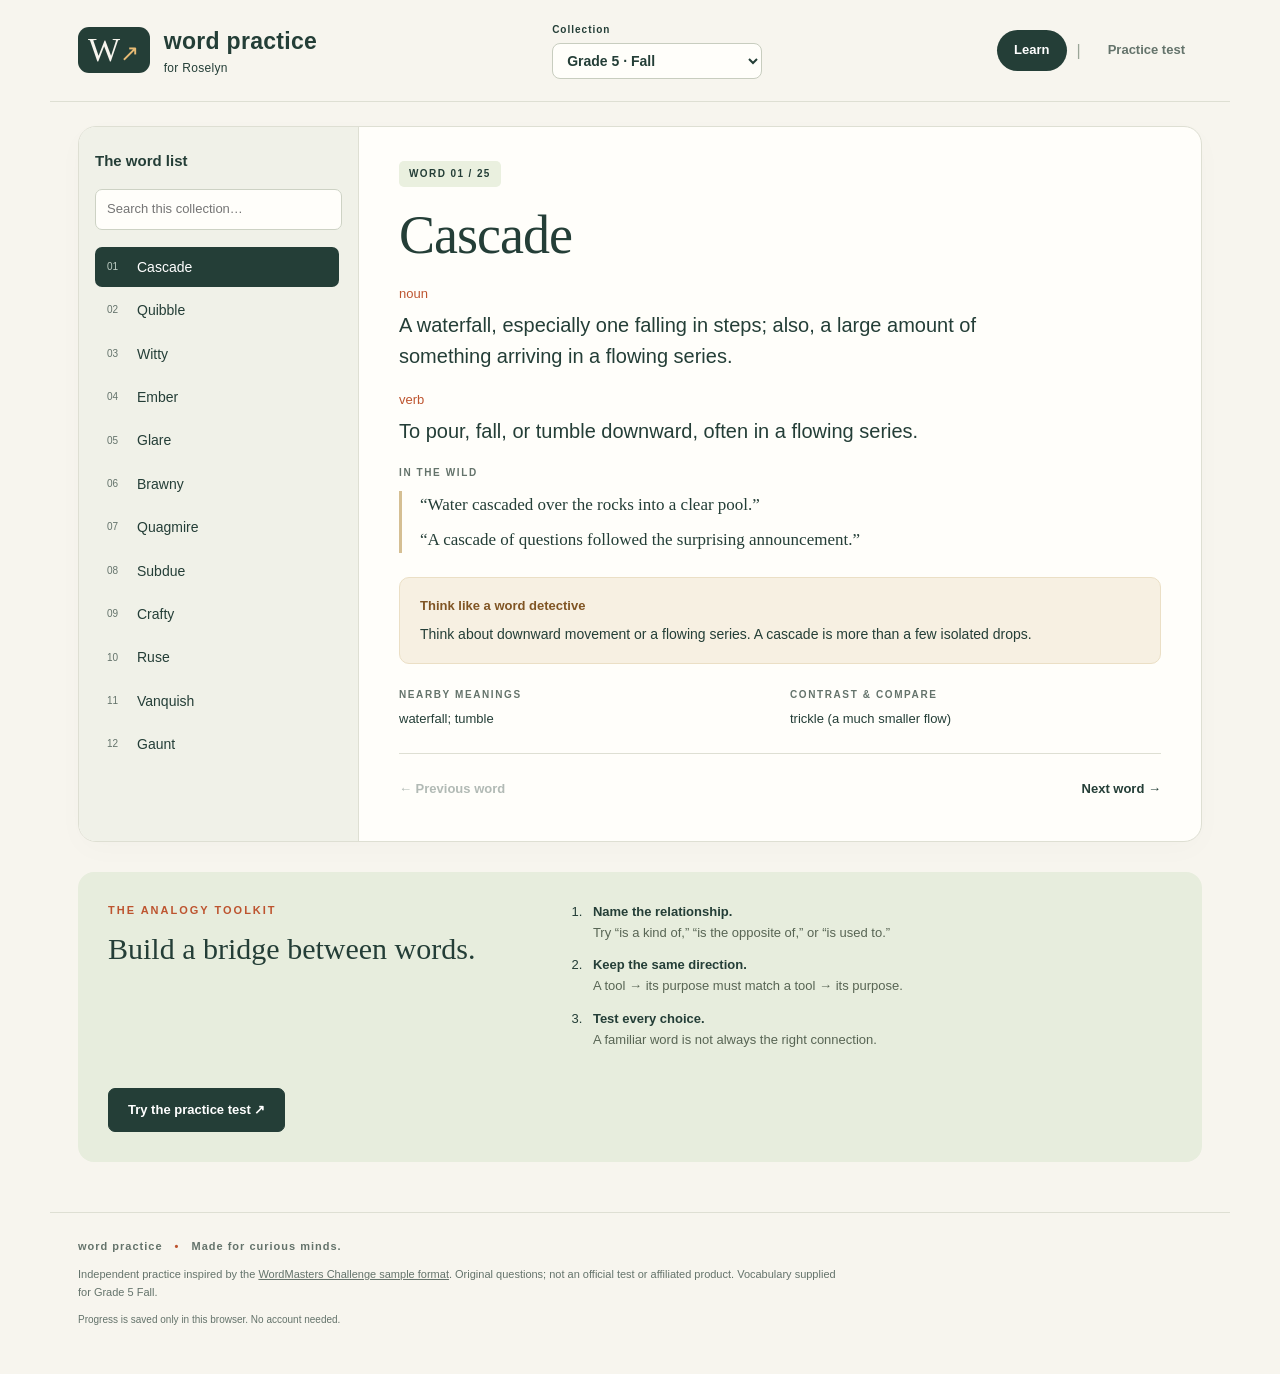
<file: wordmasters/index.html>
<!doctype html>
<html lang="en"><head><meta charset="utf-8"><meta name="viewport" content="width=device-width,initial-scale=1"><meta name="theme-color" content="#233f38"><meta name="description" content="Grade 5 Fall vocabulary study and Two sets of 25 original analogy practice questions."><title>word practice · for Roselyn</title><link rel="stylesheet" href="styles.css"><script defer src="data.js"></script><script defer src="challenges.js"></script><script defer src="app.js"></script></head>
<body><a class="skip" href="#main">Skip to content</a>
<header><a class="brand" href="#learn"><span class="brandmark">W<span>↗</span></span><span>word practice<small>for Roselyn</small></span></a><div class="season header-collection"><label for="season">Collection</label><select id="season"><option value="g5-fall">Grade 5 · Fall</option></select></div><nav aria-label="Main navigation"><a id="learn-nav" href="#learn"><span>Learn</span></a><span class="nav-divider" aria-hidden="true">|</span><a id="test-nav" href="#test"><span>Practice test</span></a></nav></header>
<main id="main">
<div id="learn-view"><div class="workspace"><aside class="word-sidebar"><div class="sidebar-title"><h2>The word list</h2></div><label class="sr-only" for="search">Find a word</label><input id="search" type="search" placeholder="Search this collection…" autocomplete="off"><div id="word-list" class="word-list"></div></aside><article id="word-detail" class="word-detail" aria-live="polite"></article></div>
<section class="strategy"><div><p class="eyebrow">THE ANALOGY TOOLKIT</p><h2>Build a bridge between words.</h2></div><ol><li><b>Name the relationship.</b><span>Try “is a kind of,” “is the opposite of,” or “is used to.”</span></li><li><b>Keep the same direction.</b><span>A tool → its purpose must match a tool → its purpose.</span></li><li><b>Test every choice.</b><span>A familiar word is not always the right connection.</span></li></ol><a class="button primary" href="#test">Try the practice test ↗</a></section></div>
<section id="test-view" hidden><div class="test-picker"><label for="test-set">Choose your practice test</label><select id="test-set"><option value="0">Test 1 · 25 questions</option><option value="1">Test 2 · 25 questions</option></select><p>25 questions, including 2 challenges. Restart to shuffle questions and choices. Each test saves its own progress.</p></div><div id="test-content"></div></section>
</main><footer><span>word practice <span class="dot">•</span> Made for curious minds.</span><p>Independent practice inspired by the <a href="https://www.wordmasterschallenge.com/sample-analogies-word-lists" target="_blank" rel="noopener">WordMasters Challenge sample format</a>. Original questions; not an official test or affiliated product. Vocabulary supplied for Grade 5 Fall.</p><small>Progress is saved only in this browser. No account needed.</small><p id="storage-status" role="status"></p></footer>
<noscript>This learning tool needs JavaScript enabled to show the word guides and practice test.</noscript></body></html>
</file>
<file: wordmasters/styles.css>
:root{--ink:#243e37;--muted:#64736b;--paper:#f7f5ee;--line:#dedfd3;--orange:#bd542f;--pale:#eaf0df;--white:#fffefa}*{box-sizing:border-box}body{margin:0;background:var(--paper);color:var(--ink);font-family:Arial,Helvetica,sans-serif;font-size:16px;line-height:1.6}a{color:inherit}button,input,select{font:inherit}button,a,input,select{touch-action:manipulation}button,.button{cursor:pointer}button:focus-visible,a:focus-visible,input:focus-visible,select:focus-visible{outline:3px solid var(--orange);outline-offset:4px}button{color:inherit}header,main,footer{max-width:1180px;margin:auto}header{display:flex;align-items:center;justify-content:space-between;padding:30px 28px;border-bottom:1px solid var(--line);gap:24px}.brand{display:flex;gap:14px;align-items:center;text-decoration:none;letter-spacing:2px;font-weight:800;font-size:18px}.brand small{display:block;font-size:10px;letter-spacing:.5px;font-weight:400}.brandmark{background:var(--ink);color:var(--paper);padding:4px 10px;font:34px Georgia;border-radius:11px}.brandmark span{color:#e8bb75;font-size:23px}nav{display:flex;gap:12px}nav a{padding:10px 17px;border-radius:30px;text-decoration:none;font-size:13px;color:var(--muted)}nav a span{margin-left:7px;font-weight:bold}nav a.active{background:var(--ink);color:white}main{padding:0 28px}.intro{display:flex;justify-content:space-between;align-items:center;gap:30px;padding:46px 0 38px}.eyebrow{font-size:11px;font-weight:800;letter-spacing:2px;color:var(--orange);margin:0 0 12px}h1{font:58px/1.04 Georgia,serif;letter-spacing:-2px;margin:0 0 20px}h1 em{font-weight:400;color:var(--orange)}.intro>div>p:last-child{color:var(--muted);margin-bottom:0}.season{width:270px;border-left:2px solid var(--line);padding-left:25px}.season label{display:block;font-size:10px;letter-spacing:1.5px;font-weight:bold;margin-bottom:10px}select{width:100%;background:var(--white);border:1px solid #c8cdbf;padding:11px;border-radius:8px;color:var(--ink);font-weight:bold}.season p{margin:12px 0 0;font-size:14px}.season span{color:#b3baa6;padding:0 10px}.season small{font-size:11px;color:var(--muted)}.workspace{display:grid;grid-template-columns:280px 1fr;border:1px solid var(--line);background:var(--white);border-radius:18px;overflow:hidden;box-shadow:0 8px 30px #243e3705}.word-sidebar{background:#f0f1e8;padding:22px 16px;border-right:1px solid var(--line)}.sidebar-title{display:flex;justify-content:space-between;align-items:center}.sidebar-title h2{font-size:15px;margin:0}.sidebar-title span{font-size:11px;background:#e1e6d5;padding:3px 8px;border-radius:12px}.search-label{display:block;font-size:11px;margin:17px 0 4px}input[type=search]{width:100%;border:1px solid #cdd2c4;border-radius:7px;background:var(--white);padding:9px 11px;font-size:13px}.word-list{max-height:526px;overflow-y:auto;margin-top:12px;padding-right:3px}.word-button{display:flex;align-items:center;width:100%;gap:12px;border:0;background:none;padding:9px 12px;border-radius:7px;text-align:left;margin:3px 0;font-size:14px}.word-button .num{font-size:10px;color:var(--muted);min-width:18px}.word-button .check{margin-left:auto}.word-button.selected{background:var(--ink);color:white}.word-button.selected .num{color:#bfcec5}.word-button:hover:not(.selected){background:#e4e8dc}.small{font-size:11px;color:var(--muted)}.word-detail{padding:34px 40px;min-width:0}.card-top{display:flex;justify-content:space-between;align-items:center;gap:12px}.badge{font-size:10px;letter-spacing:1.4px;text-transform:uppercase;font-weight:bold;background:var(--pale);padding:5px 10px;border-radius:5px}.study-button{font-size:12px;border:1px solid #cbd3c1;background:transparent;border-radius:20px;padding:6px 12px}.study-button.done{background:var(--pale)}.word-detail h2{font:54px Georgia;margin:17px 0 0;letter-spacing:-1px}.pos{color:var(--orange);font-size:13px;margin:3px 0 18px}.definition{font-size:20px;line-height:1.55;max-width:660px;margin:0 0 25px}.section-label{font-size:10px;font-weight:bold;letter-spacing:1.6px;margin:0 0 10px;color:var(--muted)}.examples{border-left:3px solid #d5bf93;padding-left:18px;margin:0 0 24px}.examples p{font:17px/1.6 Georgia;margin:8px 0}.note{background:#f7f0e2;border:1px solid #ebdfc5;border-radius:10px;padding:18px 20px}.note h3{font-size:13px;margin:0 0 6px;color:#805524}.note p{margin:0;font-size:14px}.word-relations{display:grid;grid-template-columns:1fr 1fr;gap:20px;margin:23px 0}.word-relations p{margin:0;font-size:13px}.word-relations h3{margin-bottom:6px}.word-controls{display:flex;justify-content:space-between;border-top:1px solid var(--line);padding-top:18px}.plain{border:0;background:none;padding:7px 0;font-size:13px;font-weight:bold}.plain:disabled{opacity:.35;cursor:default}.strategy{display:grid;grid-template-columns:1fr 1.4fr;gap:25px;background:#e7eddd;border-radius:16px;padding:30px;margin:30px 0 50px}.strategy h2{font:30px/1.2 Georgia;margin:0}.strategy ol{margin:0;padding-left:20px;font-size:13px}.strategy li{margin-bottom:12px;padding-left:7px}.strategy li span{display:block;color:#586554}.strategy>.button{justify-self:start}.button{display:inline-block;padding:11px 19px;border-radius:7px;text-decoration:none;font-size:13px;font-weight:bold;border:1px solid #bdc8b7;background:var(--white)}.primary{background:var(--ink);color:white;border-color:var(--ink)}.button:disabled{opacity:.45;cursor:not-allowed}.test-layout{display:grid;grid-template-columns:1fr 270px;gap:22px}.test-card,.test-sidebar,.result-hero,.review-card{background:var(--white);border:1px solid var(--line);border-radius:14px;padding:30px}.test-sidebar{align-self:start;padding:20px}.test-sidebar h2{font-size:15px;margin:0 0 10px}.test-intro{font-size:13px;color:var(--muted)}.q-top{display:flex;justify-content:space-between;font-size:12px;color:var(--muted)}progress{width:100%;height:7px;accent-color:var(--ink);margin:12px 0 20px}.analogy{font:27px/1.5 Georgia;letter-spacing:.4px;margin:10px 0 24px}fieldset{border:0;padding:0;margin:0}legend{font-size:12px;color:var(--muted);margin:0 0 14px}.option{display:flex;align-items:center;gap:12px;padding:13px;border:1px solid var(--line);border-radius:8px;margin-bottom:10px;cursor:pointer;font-size:15px}.option:has(input:checked){border-color:var(--ink);background:var(--pale)}.option input{accent-color:var(--ink);width:17px;height:17px}.letter{color:var(--muted);font-size:12px;min-width:14px}.question-controls{display:flex;justify-content:space-between;gap:12px;margin-top:24px}.q-grid{display:grid;grid-template-columns:repeat(5,1fr);gap:7px;margin:15px 0}.q-grid button{border:1px solid var(--line);border-radius:6px;background:var(--paper);aspect-ratio:1;font-size:12px}.q-grid button.answered{background:#dce6ce;border-color:#a9b99b}.q-grid button.current{outline:2px solid var(--ink);outline-offset:1px;font-weight:bold}.submit-area{border-top:1px solid var(--line);padding-top:16px}.submit-area .button{width:100%}.submit-area p{font-size:11px;color:var(--muted)}.result-hero{display:flex;justify-content:space-between;align-items:center;gap:24px;background:var(--ink);color:white}.result-hero h2{font:32px Georgia;margin:5px 0}.result-hero p{font-size:14px}.score{font:64px Georgia;color:#ebca8f;white-space:nowrap}.review-toolbar{display:flex;justify-content:space-between;align-items:center;gap:15px;margin:25px 0}.review-toolbar h2{font:27px Georgia;margin:0}.review-toolbar label{font-size:13px}.review-card{margin:16px 0;padding:24px}.review-card h3{font:23px/1.4 Georgia;margin:14px 0}.review-card p{font-size:14px;margin:10px 0}.review-card .outcome{font-size:11px;font-weight:bold;text-transform:uppercase;letter-spacing:1px}.correct{color:#346346}.incorrect{color:#a64026}.answer-list{display:grid;grid-template-columns:1fr 1fr;gap:6px;list-style:none;padding:0;font-size:13px}.answer-list li{padding:8px 12px;border-radius:5px;background:var(--paper)}.answer-list li.right{background:#e4efdf;border:1px solid #b4c8a8}.answer-list li.wrong{background:#f8e5de;border:1px solid #ddad9d}.review-explanation{border-top:1px solid var(--line);padding-top:10px}.review-actions{display:flex;gap:12px;margin:25px 0 40px}footer{padding:25px 28px 35px;border-top:1px solid var(--line);font-size:11px;color:var(--muted)}footer>span{font-weight:bold;letter-spacing:1px}.dot{padding:0 8px;color:var(--orange)}footer p{max-width:760px;margin:10px 0}footer small{font-size:10px}.skip{position:absolute;left:15px;top:-80px;background:white;padding:10px;z-index:9}.skip:focus{top:10px}[hidden]{display:none!important}@media(max-width:760px){header{padding:20px;flex-wrap:wrap}.brand small{display:none}nav{gap:3px}nav a{padding:8px 11px}main{padding:0 18px}.intro{padding:28px 0;align-items:start;flex-direction:column;gap:22px}h1{font-size:45px}.season{width:100%;border:0;padding:0}.season small{display:none}.season p{margin-top:6px}.workspace{grid-template-columns:1fr}.word-sidebar{border-right:0;border-bottom:1px solid var(--line);padding:16px}.word-list{display:flex;max-height:none;overflow-x:auto;gap:5px}.word-button{width:auto;flex-shrink:0;white-space:nowrap}.word-sidebar>.small{display:none}.word-detail{padding:24px}.word-detail h2{font-size:43px}.definition{font-size:18px}.strategy{grid-template-columns:1fr;padding:24px}.test-layout{display:flex;flex-direction:column}.test-sidebar{width:100%}.test-card{padding:23px}.analogy{font-size:23px}.q-grid{grid-template-columns:repeat(5,1fr)}.result-hero{padding:23px;flex-wrap:wrap}.score{font-size:54px}.answer-list{grid-template-columns:1fr}.review-toolbar{align-items:start;flex-direction:column}}@media(prefers-reduced-motion:no-preference){button,.button,a{transition:background .15s ease}}
@media(max-width:760px){.q-grid{grid-template-columns:repeat(5,1fr)}.q-grid button{min-height:44px;aspect-ratio:auto}}

/* Compact personal notebook */
.brand{letter-spacing:.3px;font-size:23px}.brand small{font-size:12px;letter-spacing:.3px;font-weight:400;display:block}nav{align-items:center;gap:10px}nav a span{margin-left:0}.nav-divider{color:#9aa597}.intro{padding:22px 0;justify-content:flex-end}.season{width:260px;border:0;padding:0}.season p{margin-top:5px}.word-list{margin-top:14px}.word-sidebar input{margin-top:16px}.sense .pos{margin:18px 0 5px;font-size:13px;font-weight:400}.sense .definition{margin-bottom:18px}.sr-only{position:absolute;width:1px;height:1px;padding:0;margin:-1px;overflow:hidden;clip:rect(0,0,0,0);white-space:nowrap;border:0}@media(max-width:760px){.intro{align-items:stretch}.season{width:100%}.brand small{display:block}.word-detail h2{margin-bottom:14px}}

/* Keep grid children within the viewport, including long word lists. */
.workspace{grid-template-columns:280px minmax(0,1fr)}.workspace>*{min-width:0}.word-list{max-width:100%}.test-layout{grid-template-columns:minmax(0,1fr) 270px}.test-layout>*,fieldset,.option>span,.answer-list>li{min-width:0}.word-detail,.test-card,.review-card{overflow-wrap:anywhere}.option input{flex-shrink:0}.test-picker{display:flex;align-items:center;flex-wrap:wrap;gap:12px 20px;margin:0 0 24px}.test-picker label{font-size:14px;font-weight:bold}.test-picker select{width:250px;max-width:100%}.test-picker p{flex-basis:100%;margin:0;font-size:13px;color:var(--muted)}
@media(max-width:760px){.workspace{grid-template-columns:minmax(0,1fr)}.word-sidebar{width:100%}.word-list{display:grid;grid-template-columns:repeat(2,minmax(0,1fr));max-height:180px;overflow-y:auto;overflow-x:hidden;padding-right:5px}.word-button{width:100%;min-width:0;min-height:44px;gap:8px;padding:8px;white-space:normal;margin:0;font-size:14px}.word-list .small{grid-column:1/-1}.word-detail{width:100%;padding:22px}.word-relations{grid-template-columns:minmax(0,1fr)}.q-top{gap:10px;flex-wrap:wrap}.question-controls{flex-wrap:wrap}.question-controls .button{flex:1;min-width:100px}.test-picker{align-items:stretch;flex-direction:column}.test-picker select{width:100%}.test-picker p{flex-basis:auto}.review-actions{flex-wrap:wrap}.option{padding:12px 9px;gap:8px}.option span:last-child{overflow-wrap:anywhere}header{gap:15px}.word-controls{gap:15px}.strategy{min-width:0}.word-detail h2{font-size:clamp(32px,9vw,43px)}input[type=search]{font-size:16px}}

/* Put the collection in the header so content starts immediately below. */
header{gap:24px;padding-top:22px;padding-bottom:22px}.header-collection{width:210px;flex-shrink:0}.header-collection label{font-size:10px;letter-spacing:1px;margin-bottom:5px}.header-collection select{font-size:14px;padding:8px 10px}main{padding-top:24px}
@media(max-width:760px){header{display:grid;grid-template-columns:minmax(0,1fr) auto;gap:16px 12px;padding:18px}.brand{grid-column:1/-1}.header-collection{width:100%;min-width:0}.header-collection label{position:absolute;width:1px;height:1px;overflow:hidden;clip:rect(0,0,0,0);white-space:nowrap}.header-collection select{font-size:13px;padding:9px 6px;min-height:40px}header nav{gap:6px;white-space:nowrap}header nav a{font-size:12px;padding:8px}main{padding-top:18px}}
</file>
